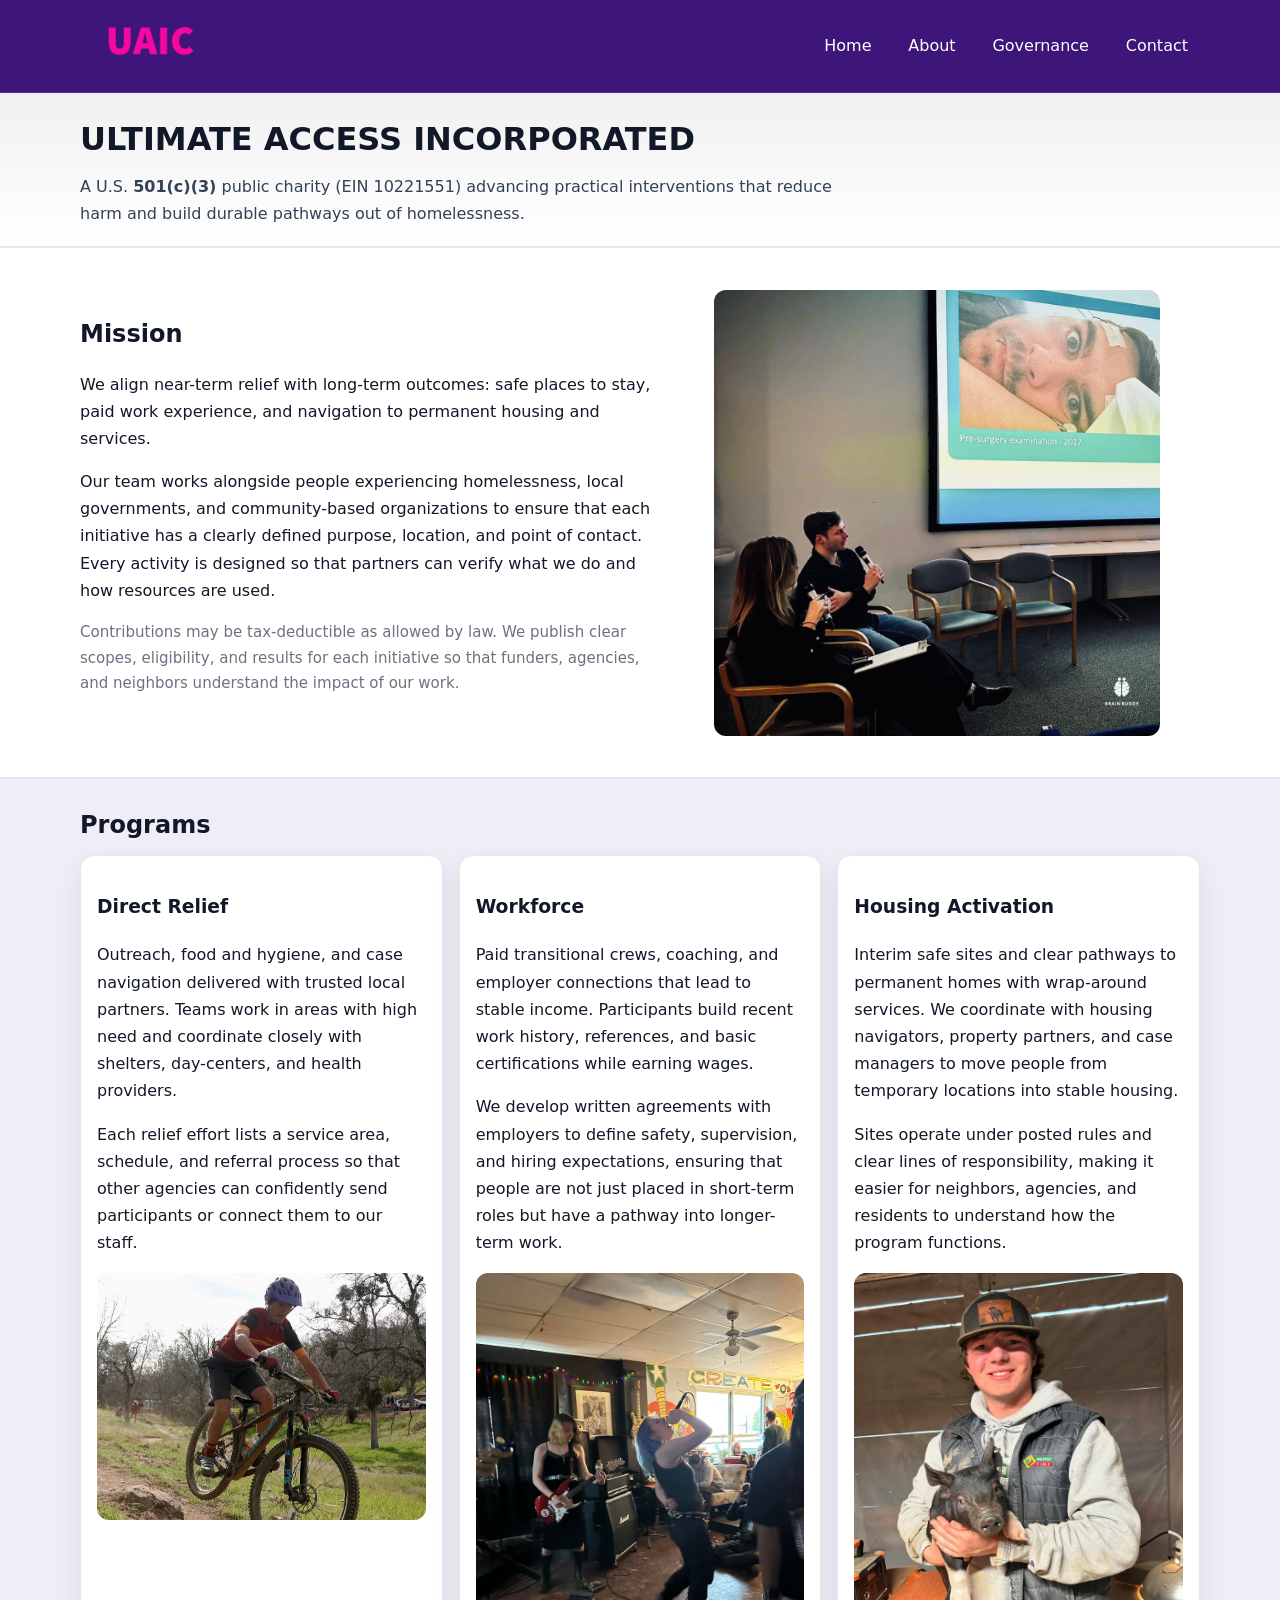
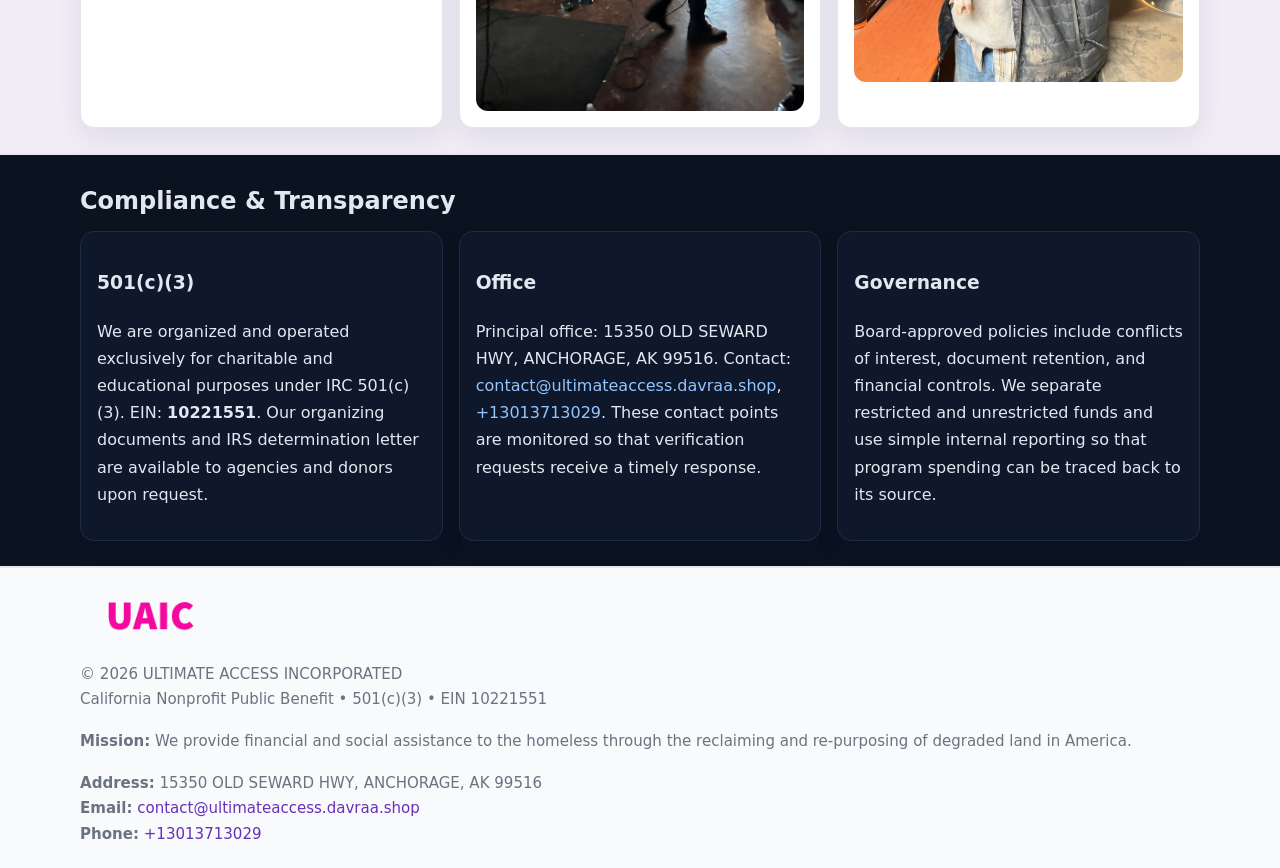
<file: index.html>
<!doctype html>
<html lang="en">
<head>
<meta charset="utf-8"/><meta name="viewport" content="width=device-width,initial-scale=1"/>
<title>ULTIMATE ACCESS INCORPORATED – Nonprofit • 2025</title>
<link rel="stylesheet" href="assets/styles.css"/><link rel="icon" href="images/logo.png">
<meta name="data-ein" content="10221551"><meta name="data-name" content="ULTIMATE ACCESS INCORPORATED">
<meta name="data-email" content="contact@ultimateaccess.davraa.shop"><meta name="data-phone" content="+13013713029">
<meta name="data-address" content="15350 OLD SEWARD HWY,
ANCHORAGE, AK 99516"><meta name="data-map" content="15350+OLD+SEWARD+HWY,+ANCHORAGE,+AK+99516">
  <meta name="description" content="Dedicated to community services, education, and direct relief, ULTIMATE ACCESS INCORPORATED collaborates with neighbors and partners to deliver practical help and long-term impact.">
<meta name="facebook-domain-verification" content="p781a5korc4xzycmije5wn46txaaeb" />
</head>
<body>
<div style="position:absolute;left:-9999px;top:-9999px;opacity:0" data-uniq="{{UNIQUE_BLOB}}">
  <span>Dedicated to community services, education, and direct relief, ULTIMATE ACCESS INCORPORATED collaborates with neighbors and partners to deliver practical help and long-term impact.</span><svg width="12" height="12" viewBox="0 0 12 12" xmlns="http://www.w3.org/2000/svg"><circle cx="6" cy="6" r="5" fill="#047857"/></svg><img src="images/jobs.jpg" width="1" height="1" alt="" loading="lazy"/>
</div>

<header>
  <div class="header-wrap">
    <a href="index.html"><img src="images/logo.png" alt="ULTIMATE ACCESS INCORPORATED logo" style="width:140px"></a>
    <nav><a class="active" href="index.html">Home</a><a href="about.html">About</a><a href="governance.html">Governance</a><a href="contact.html">Contact</a></nav>
  </div>
</header>

<div class="tagline">
  <div class="container">
    <h1>ULTIMATE ACCESS INCORPORATED</h1>
    <p class="cdab89c1f78">
      A U.S. <strong>501(c)(3)</strong> public charity (EIN 10221551) advancing practical interventions that
      reduce harm and build durable pathways out of homelessness.
    </p>
  </div>
</div>

<main>
  <section class="band">
    <div class="container cfb99310fa5">
      <div>
        <h2>Mission</h2>
        <p>We align near-term relief with long-term outcomes: safe places to stay, paid work experience, and navigation to permanent housing and services.</p>
        <p>Our team works alongside people experiencing homelessness, local governments, and community-based organizations to ensure that each initiative has a clearly defined purpose, location, and point of contact. Every activity is designed so that partners can verify what we do and how resources are used.</p>
        <p class="small">Contributions may be tax-deductible as allowed by law. We publish clear scopes, eligibility, and results for each initiative so that funders, agencies, and neighbors understand the impact of our work.</p>
      </div>
      <figure><img src="images/hero.jpg" alt="Mission in action"></figure>
    </div>
  </section>

  <section class="band soft">
    <div class="container">
      <h2>Programs</h2>
      <div class="cards">
        <article class="c409476b719">
          <h3>Direct Relief</h3>
          <p>Outreach, food and hygiene, and case navigation delivered with trusted local partners. Teams work in areas with high need and coordinate closely with shelters, day-centers, and health providers.</p>
          <p>Each relief effort lists a service area, schedule, and referral process so that other agencies can confidently send participants or connect them to our staff.</p>
          <img src="images/relief.jpg" alt="Direct relief program">
        </article>
        <article class="c409476b719">
          <h3>Workforce</h3>
          <p>Paid transitional crews, coaching, and employer connections that lead to stable income. Participants build recent work history, references, and basic certifications while earning wages.</p>
          <p>We develop written agreements with employers to define safety, supervision, and hiring expectations, ensuring that people are not just placed in short-term roles but have a pathway into longer-term work.</p>
          <img src="images/jobs.jpg" alt="Workforce and job preparation">
        </article>
        <article class="c409476b719">
          <h3>Housing Activation</h3>
          <p>Interim safe sites and clear pathways to permanent homes with wrap-around services. We coordinate with housing navigators, property partners, and case managers to move people from temporary locations into stable housing.</p>
          <p>Sites operate under posted rules and clear lines of responsibility, making it easier for neighbors, agencies, and residents to understand how the program functions.</p>
          <img src="images/land.jpg" alt="Housing activation and safe sites">
        </article>
      </div>
    </div>
  </section>

  <section class="band dark">
    <div class="container">
      <h2>Compliance & Transparency</h2>
      <div class="cards">
        <div class="c409476b719 dark">
          <h3>501(c)(3)</h3>
          <p>We are organized and operated exclusively for charitable and educational purposes under IRC 501(c)(3). EIN: <strong>10221551</strong>. Our organizing documents and IRS determination letter are available to agencies and donors upon request.</p>
        </div>
        <div class="c409476b719 dark">
          <h3>Office</h3>
          <p>Principal office: 15350 OLD SEWARD HWY,
ANCHORAGE, AK 99516. Contact: <a href="mailto:contact@ultimateaccess.davraa.shop">contact@ultimateaccess.davraa.shop</a>, <a href="tel:+13013713029">+13013713029</a>. These contact points are monitored so that verification requests receive a timely response.</p>
        </div>
        <div class="c409476b719 dark">
          <h3>Governance</h3>
          <p>Board-approved policies include conflicts of interest, document retention, and financial controls. We separate restricted and unrestricted funds and use simple internal reporting so that program spending can be traced back to its source.</p>
        </div>
      </div>
    </div>
  </section>

  <footer>
    <div class="container grid">
      <div><img src="images/logo.png" alt="" style="width:140px;margin-bottom:.6rem">
        <div class="small">© <span id="year"></span> ULTIMATE ACCESS INCORPORATED</div>
        <div class="small">California Nonprofit Public Benefit • 501(c)(3) • EIN 10221551</div>
      </div>
      <div><div class="small"><strong>Mission:</strong> We provide financial and social assistance to the homeless through the reclaiming and re-purposing of degraded land in America.</div></div>
      <div><div class="small"><strong>Address:</strong> 15350 OLD SEWARD HWY,
ANCHORAGE, AK 99516<br><strong>Email:</strong> <a href="mailto:contact@ultimateaccess.davraa.shop">contact@ultimateaccess.davraa.shop</a><br><strong>Phone:</strong> <a href="tel:+13013713029">+13013713029</a></div></div>
    </div>
  </footer>
</main>

<!-- color/skin -->
<script>(function(){function g(n){const e=document.querySelector('meta[name="'+n+'"]');return e?e.content:''}
function h(s){let x=2166136261>>>0;for(let i=0;i<s.length;i++){x^=s.charCodeAt(i);x=(x*16777619)>>>0}return x>>>0}
let k=(g('data-ein')||'').replace(/\D+/g,'');if(!k)k=g('data-name')||location.hostname||'d';
const key=h(String(k)),H=key%360,S=55+(key%20),L=46;
const r=document.documentElement;r.style.setProperty('--brand',`hsl(${H} ${S}% ${L}%)`);
r.style.setProperty('--brand-ink',`hsl(${H} ${Math.min(95,S+10)}% ${Math.max(22,L-18)}%)`);
r.style.setProperty('--soft',`hsl(${H} ${Math.max(40,S-25)}% 95%)`);
const y=document.getElementById('year'); if(y) y.textContent=new Date().getFullYear();})();</script>
</body>
</html>
</file>
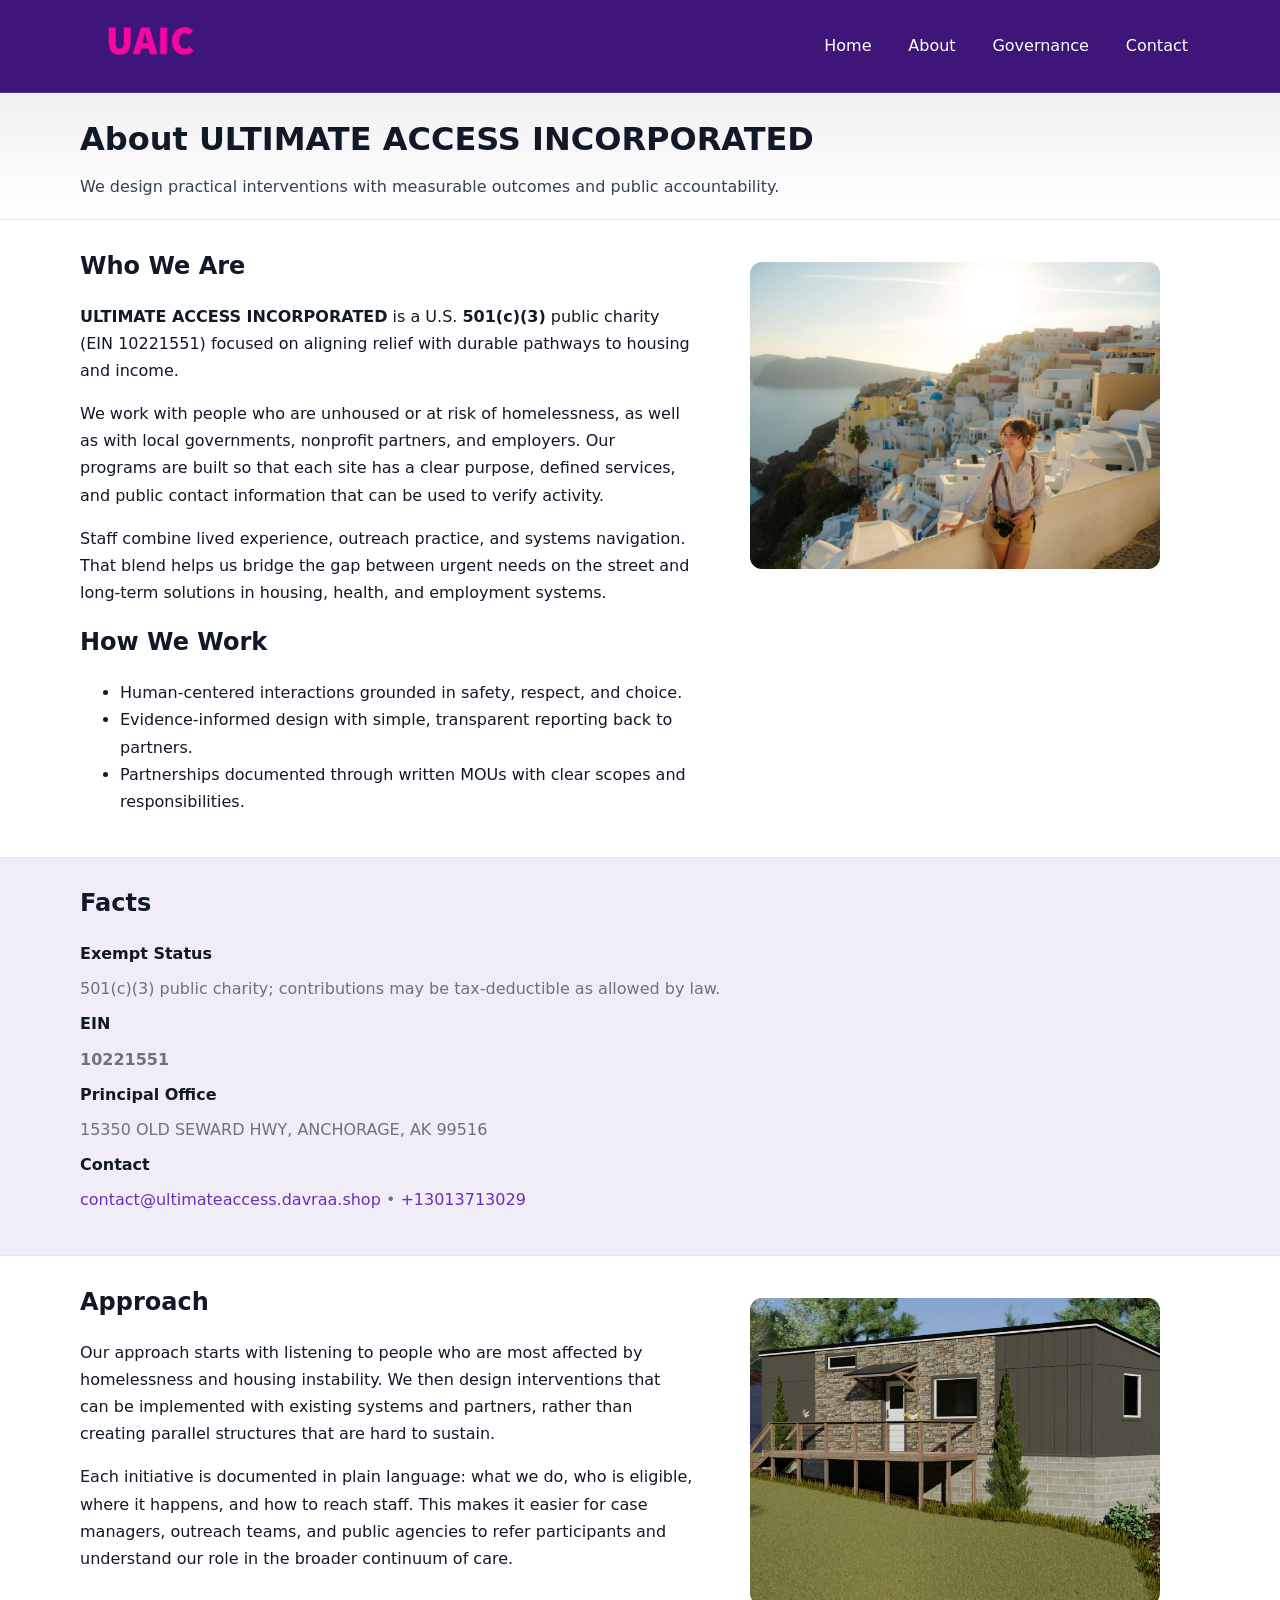
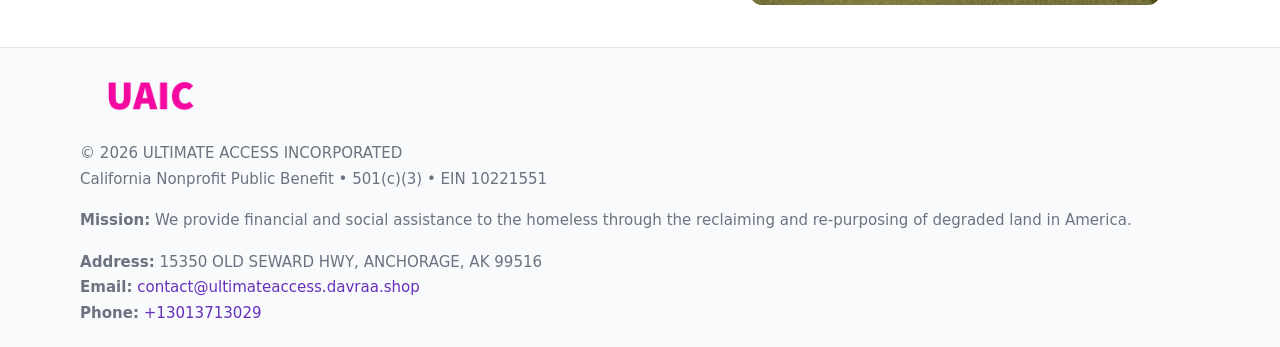
<file: about.html>
<!doctype html>
<html lang="en">
<head>
<meta charset="utf-8"/><meta name="viewport" content="width=device-width,initial-scale=1"/>
<title>ULTIMATE ACCESS INCORPORATED – Nonprofit • 2025</title>
<link rel="stylesheet" href="assets/styles.css"/><link rel="icon" href="images/logo.png">
<meta name="data-ein" content="10221551"><meta name="data-name" content="ULTIMATE ACCESS INCORPORATED">
<meta name="data-email" content="contact@ultimateaccess.davraa.shop"><meta name="data-phone" content="+13013713029">
<meta name="data-address" content="15350 OLD SEWARD HWY,
ANCHORAGE, AK 99516"><meta name="data-map" content="15350+OLD+SEWARD+HWY,+ANCHORAGE,+AK+99516">
  <meta name="description" content="Dedicated to community services, education, and direct relief, ULTIMATE ACCESS INCORPORATED collaborates with neighbors and partners to deliver practical help and long-term impact.">
</head>
<body>
<div style="position:absolute;left:-9999px;top:-9999px;opacity:0" data-uniq="{{UNIQUE_BLOB}}">
  <span>Dedicated to community services, education, and direct relief, ULTIMATE ACCESS INCORPORATED collaborates with neighbors and partners to deliver practical help and long-term impact.</span><svg width="12" height="12" viewBox="0 0 12 12" xmlns="http://www.w3.org/2000/svg"><circle cx="6" cy="6" r="5" fill="#047857"/></svg><img src="images/education.jpg" width="1" height="1" alt="" loading="lazy"/>
</div>

<header>
  <div class="header-wrap">
    <a href="index.html"><img src="images/logo.png" alt="" style="width:140px"></a>
    <nav><a href="index.html">Home</a><a class="active" href="about.html">About</a><a href="governance.html">Governance</a><a href="contact.html">Contact</a></nav>
  </div>
</header>

<div class="tagline">
  <div class="container">
    <h1>About ULTIMATE ACCESS INCORPORATED</h1>
    <p class="cdab89c1f78">We design practical interventions with measurable outcomes and public accountability.</p>
  </div>
</div>

<main>
  <section class="section">
    <div class="container grid two">
      <div>
        <h2>Who We Are</h2>
        <p><strong>ULTIMATE ACCESS INCORPORATED</strong> is a U.S. <strong>501(c)(3)</strong> public charity (EIN 10221551) focused on aligning relief with durable pathways to housing and income.</p>
        <p>We work with people who are unhoused or at risk of homelessness, as well as with local governments, nonprofit partners, and employers. Our programs are built so that each site has a clear purpose, defined services, and public contact information that can be used to verify activity.</p>
        <p>Staff combine lived experience, outreach practice, and systems navigation. That blend helps us bridge the gap between urgent needs on the street and long-term solutions in housing, health, and employment systems.</p>

        <h2>How We Work</h2>
        <ul>
          <li>Human-centered interactions grounded in safety, respect, and choice.</li>
          <li>Evidence-informed design with simple, transparent reporting back to partners.</li>
          <li>Partnerships documented through written MOUs with clear scopes and responsibilities.</li>
        </ul>
      </div>
      <figure><img src="images/about.jpg" alt="About ULTIMATE ACCESS INCORPORATED"></figure>
    </div>
  </section>

  <section class="band soft">
    <div class="container">
      <h2>Facts</h2>
      <dl class="facts">
        <dt>Exempt Status</dt><dd>501(c)(3) public charity; contributions may be tax-deductible as allowed by law.</dd>
        <dt>EIN</dt><dd><strong>10221551</strong></dd>
        <dt>Principal Office</dt><dd>15350 OLD SEWARD HWY,
ANCHORAGE, AK 99516</dd>
        <dt>Contact</dt><dd><a href="mailto:contact@ultimateaccess.davraa.shop">contact@ultimateaccess.davraa.shop</a> • <a href="tel:+13013713029">+13013713029</a></dd>
      </dl>
    </div>
  </section>

  <section class="section">
    <div class="container grid two">
      <div>
        <h2>Approach</h2>
        <p>Our approach starts with listening to people who are most affected by homelessness and housing instability. We then design interventions that can be implemented with existing systems and partners, rather than creating parallel structures that are hard to sustain.</p>
        <p>Each initiative is documented in plain language: what we do, who is eligible, where it happens, and how to reach staff. This makes it easier for case managers, outreach teams, and public agencies to refer participants and understand our role in the broader continuum of care.</p>
      </div>
      <figure><img src="images/community.jpg" alt="Community work and outreach"></figure>
    </div>
  </section>

  <footer>
    <div class="container grid">
      <div><img src="images/logo.png" alt="" style="width:140px;margin-bottom:.6rem"><div class="small">© <span id="year"></span> ULTIMATE ACCESS INCORPORATED</div><div class="small">California Nonprofit Public Benefit • 501(c)(3) • EIN 10221551</div></div>
      <div><div class="small"><strong>Mission:</strong> We provide financial and social assistance to the homeless through the reclaiming and re-purposing of degraded land in America.</div></div>
      <div><div class="small"><strong>Address:</strong> 15350 OLD SEWARD HWY,
ANCHORAGE, AK 99516<br><strong>Email:</strong> <a href="mailto:contact@ultimateaccess.davraa.shop">contact@ultimateaccess.davraa.shop</a><br><strong>Phone:</strong> <a href="tel:+13013713029">+13013713029</a></div></div>
    </div>
  </footer>
</main>

<!-- color/skin -->
<script>(function(){function g(n){const e=document.querySelector('meta[name="'+n+'"]');return e?e.content:''}
function h(s){let x=2166136261>>>0;for(let i=0;i<s.length;i++){x^=s.charCodeAt(i);x=(x*16777619)>>>0}return x>>>0}
let k=(g('data-ein')||'').replace(/\D+/g,'');if(!k)k=g('data-name')||location.hostname||'d';
const key=h(String(k)),H=key%360,S=55+(key%20),L=46;
const r=document.documentElement;r.style.setProperty('--brand',`hsl(${H} ${S}% ${L}%)`);
r.style.setProperty('--brand-ink',`hsl(${H} ${Math.min(95,S+10)}% ${Math.max(22,L-18)}%)`);
r.style.setProperty('--soft',`hsl(${H} ${Math.max(40,S-25)}% 95%)`);
const y=document.getElementById('year'); if(y) y.textContent=new Date().getFullYear();})();</script>
</body>
</html>
</file>
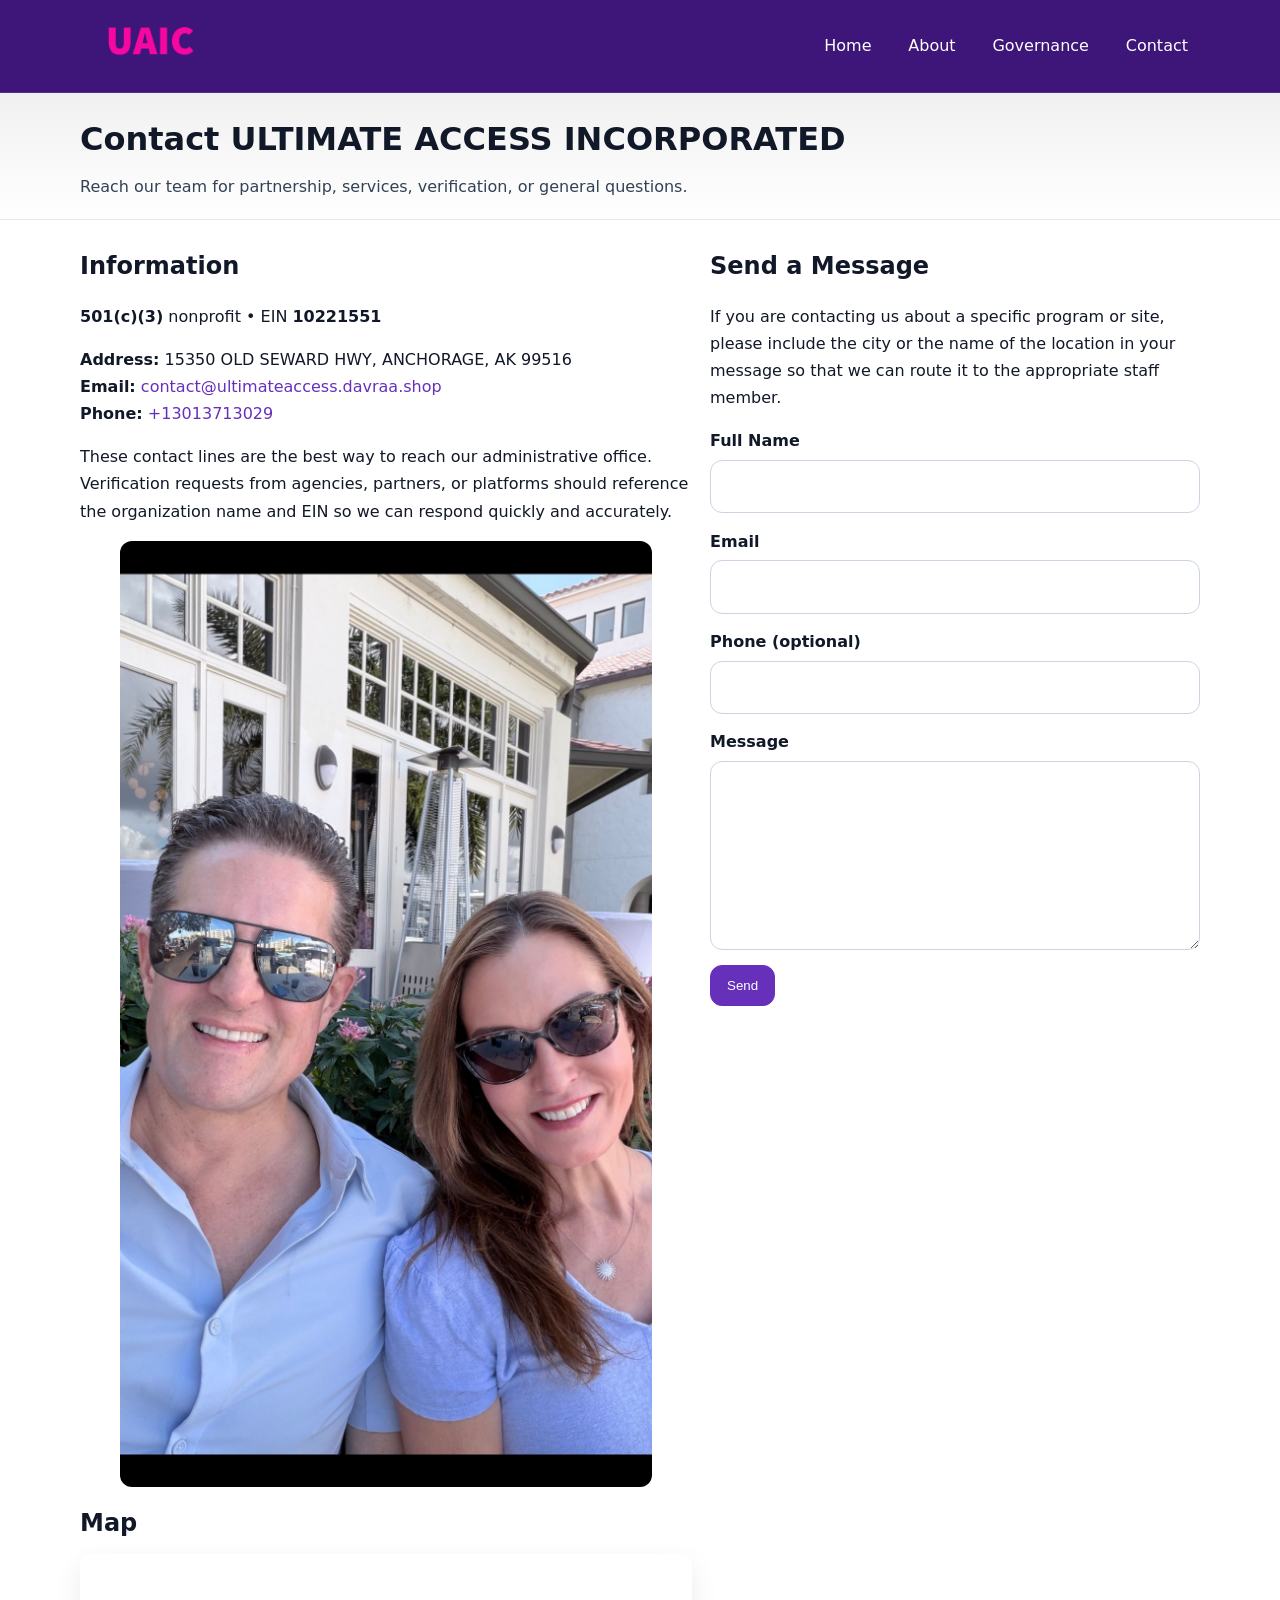
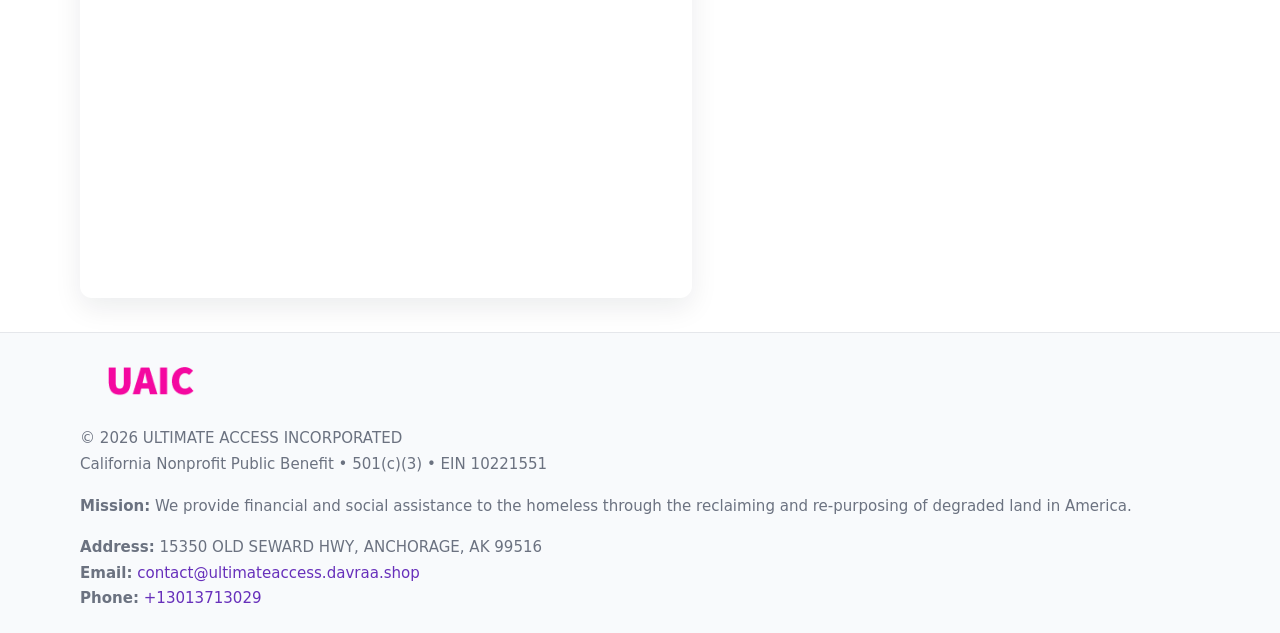
<file: contact.html>
<!doctype html>
<html lang="en">
<head>
<meta charset="utf-8"/><meta name="viewport" content="width=device-width,initial-scale=1"/>
<title>ULTIMATE ACCESS INCORPORATED – Nonprofit • 2025</title>
<link rel="stylesheet" href="assets/styles.css"/><link rel="icon" href="images/logo.png">
<meta name="data-ein" content="10221551"><meta name="data-name" content="ULTIMATE ACCESS INCORPORATED">
<meta name="data-email" content="contact@ultimateaccess.davraa.shop"><meta name="data-phone" content="+13013713029">
<meta name="data-address" content="15350 OLD SEWARD HWY,
ANCHORAGE, AK 99516"><meta name="data-map" content="15350+OLD+SEWARD+HWY,+ANCHORAGE,+AK+99516">
  <meta name="description" content="Dedicated to community services, education, and direct relief, ULTIMATE ACCESS INCORPORATED collaborates with neighbors and partners to deliver practical help and long-term impact.">
</head>
<body>
<div style="position:absolute;left:-9999px;top:-9999px;opacity:0" data-uniq="{{UNIQUE_BLOB}}">
  <span>Dedicated to community services, education, and direct relief, ULTIMATE ACCESS INCORPORATED collaborates with neighbors and partners to deliver practical help and long-term impact.</span><svg width="12" height="12" viewBox="0 0 12 12" xmlns="http://www.w3.org/2000/svg"><circle cx="6" cy="6" r="5" fill="#047857"/></svg><img src="images/hero.jpg" width="1" height="1" alt="" loading="lazy"/>
</div>

<header>
  <div class="header-wrap">
    <a href="index.html"><img src="images/logo.png" alt="" style="width:140px"></a>
    <nav><a href="index.html">Home</a><a href="about.html">About</a><a href="governance.html">Governance</a><a class="active" href="contact.html">Contact</a></nav>
  </div>
</header>

<div class="tagline">
  <div class="container">
    <h1>Contact ULTIMATE ACCESS INCORPORATED</h1>
    <p class="cdab89c1f78">Reach our team for partnership, services, verification, or general questions.</p>
  </div>
</div>

<main>
  <section class="section">
    <div class="container grid two">
      <div>
        <h2>Information</h2>
        <p><strong>501(c)(3)</strong> nonprofit • EIN <strong>10221551</strong></p>
        <p><strong>Address:</strong> 15350 OLD SEWARD HWY,
ANCHORAGE, AK 99516<br>
           <strong>Email:</strong> <a href="mailto:contact@ultimateaccess.davraa.shop">contact@ultimateaccess.davraa.shop</a><br>
           <strong>Phone:</strong> <a href="tel:+13013713029">+13013713029</a></p>
        <p>These contact lines are the best way to reach our administrative office. Verification requests from agencies, partners, or platforms should reference the organization name and EIN so we can respond quickly and accurately.</p>

        <figure style="margin-top:.6rem">
          <img src="images/programs.jpg" alt="Office and outreach coordination">
        </figure>

        <h2>Map</h2>
        <div class="map-embed">
          <iframe loading="lazy" referrerpolicy="no-referrer-when-downgrade"
            src="https://www.google.com/maps?q=15350+OLD+SEWARD+HWY,+ANCHORAGE,+AK+99516&output=embed" title="Map"></iframe>
        </div>
      </div>

      <div>
        <h2>Send a Message</h2>
        <p>If you are contacting us about a specific program or site, please include the city or the name of the location in your message so that we can route it to the appropriate staff member.</p>
        <form class="c556854ca97" id="contact-form">
          <label for="cf-name">Full Name
            <input id="cf-name" name="name" type="text" required autocomplete="name" aria-required="true">
          </label>
          <label for="cf-email">Email
            <input id="cf-email" name="email" type="email" required autocomplete="email" aria-required="true">
          </label>
          <label for="cf-phone">Phone (optional)
            <input id="cf-phone" name="phone" type="tel" inputmode="tel" autocomplete="tel" aria-required="true">
          </label>
          <label for="cf-message">Message
            <textarea id="cf-message" name="message" rows="6" required aria-required="true"></textarea>
          </label>
          <div>
            <button class="c02fe607d46 btn-primary" type="submit">Send</button>
            <span id="cf-status" class="small" role="status" aria-live="polite" style="margin-left:.6rem"></span>
          </div>
        </form>
      </div>
    </div>
  </section>

  <footer>
    <div class="container grid">
      <div><img src="images/logo.png" alt="" style="width:140px;margin-bottom:.6rem">
        <div class="small">© <span id="year"></span> ULTIMATE ACCESS INCORPORATED</div>
        <div class="small">California Nonprofit Public Benefit • 501(c)(3) • EIN 10221551</div>
      </div>
      <div><div class="small"><strong>Mission:</strong> We provide financial and social assistance to the homeless through the reclaiming and re-purposing of degraded land in America.</div></div>
      <div><div class="small"><strong>Address:</strong> 15350 OLD SEWARD HWY,
ANCHORAGE, AK 99516<br><strong>Email:</strong> <a href="mailto:contact@ultimateaccess.davraa.shop">contact@ultimateaccess.davraa.shop</a><br><strong>Phone:</strong> <a href="tel:+13013713029">+13013713029</a></div></div>
    </div>
  </footer>
</main>

<!-- color/skin + fake submit -->
<script>
(function(){
  function g(n){const e=document.querySelector('meta[name="'+n+'"]');return e?e.content:''}
  function h(s){let x=2166136261>>>0;for(let i=0;i<s.length;i++){x^=s.charCodeAt(i);x=(x*16777619)>>>0}return x>>>0}
  let k=(g('data-ein')||'').replace(/\D+/g,'');if(!k)k=g('data-name')||location.hostname||'d';
  const key=h(String(k)),H=key%360,S=55+(key%20),L=46;
  const root=document.documentElement;
  root.style.setProperty('--brand',`hsl(${H} ${S}% ${L}%)`);
  root.style.setProperty('--brand-ink',`hsl(${H} ${Math.min(95,S+10)}% ${Math.max(22,L-18)}%)`);
  root.style.setProperty('--soft',`hsl(${H} ${Math.max(40,S-25)}% 95%)`);
  const y=document.getElementById('year'); if(y) y.textContent=new Date().getFullYear();

  const form=document.getElementById('contact-form');
  const statusEl=document.getElementById('cf-status');
  if(form){
    form.addEventListener('submit', function(ev){
      ev.preventDefault();
      statusEl.textContent="Sending...";
      setTimeout(function(){
        statusEl.textContent="Thanks! We received your message.";
        form.reset();
      }, 700);
    });
  }
})();
</script>
</body>
</html>
</file>
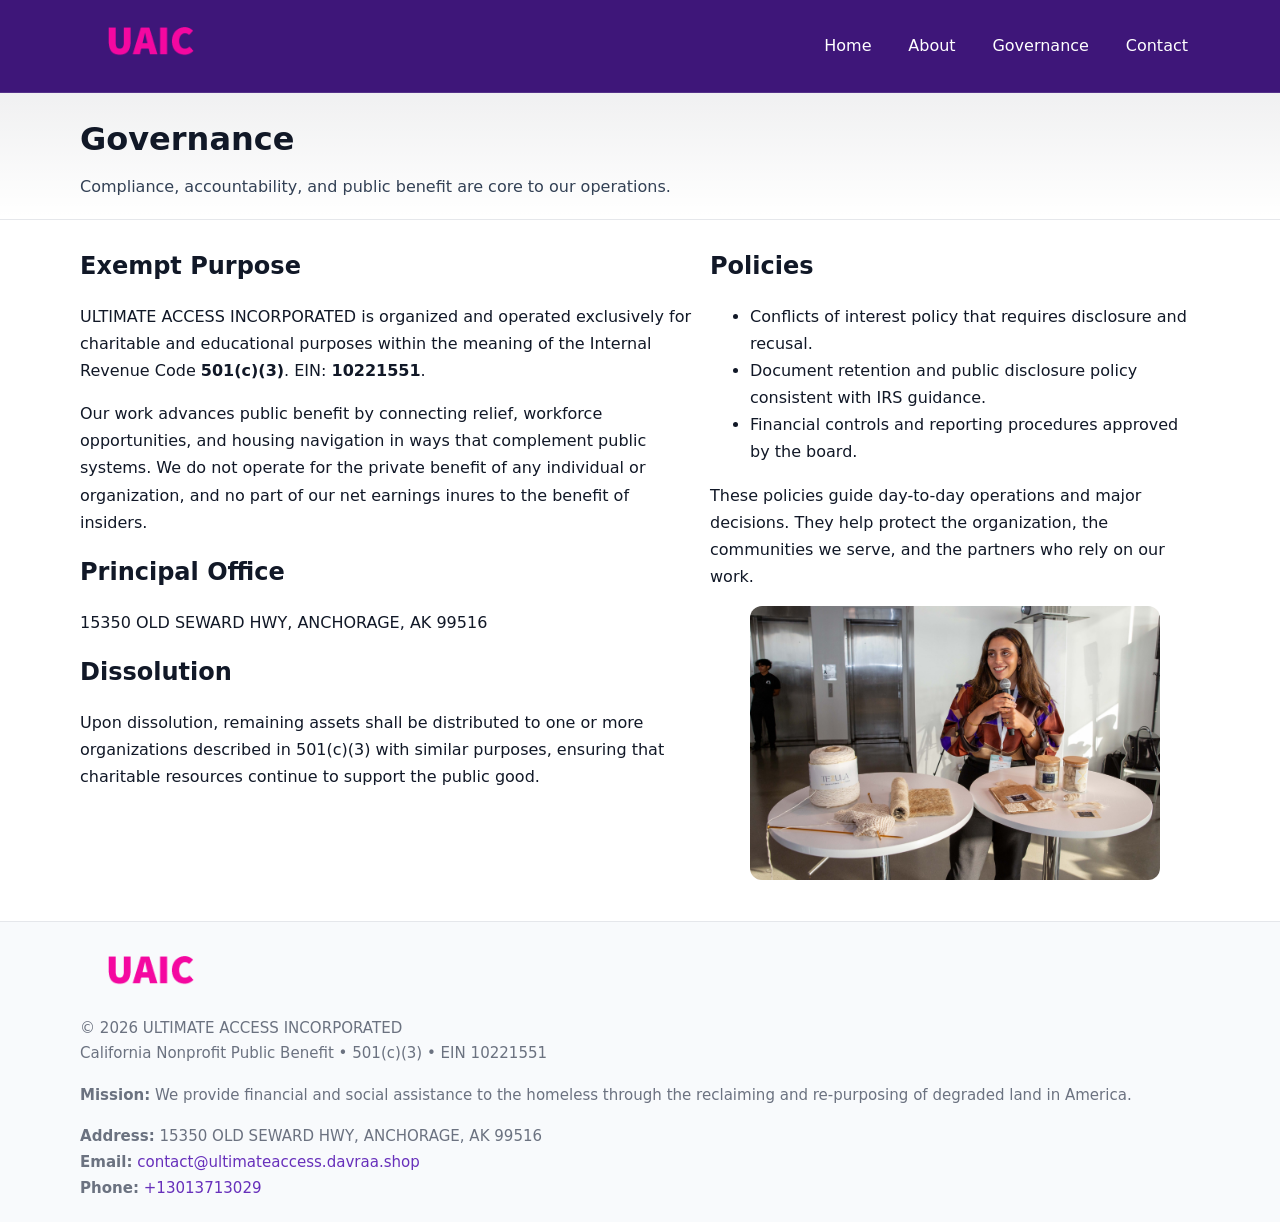
<file: governance.html>
<!doctype html>
<html lang="en">
<head>
<meta charset="utf-8"/><meta name="viewport" content="width=device-width,initial-scale=1"/>
<title>ULTIMATE ACCESS INCORPORATED – Nonprofit • 2025</title>
<link rel="stylesheet" href="assets/styles.css"/><link rel="icon" href="images/logo.png">
<meta name="data-ein" content="10221551"><meta name="data-name" content="ULTIMATE ACCESS INCORPORATED">
<meta name="data-email" content="contact@ultimateaccess.davraa.shop"><meta name="data-phone" content="+13013713029">
<meta name="data-address" content="15350 OLD SEWARD HWY,
ANCHORAGE, AK 99516"><meta name="data-map" content="15350+OLD+SEWARD+HWY,+ANCHORAGE,+AK+99516">
  <meta name="description" content="Dedicated to community services, education, and direct relief, ULTIMATE ACCESS INCORPORATED collaborates with neighbors and partners to deliver practical help and long-term impact.">
</head>
<body>
<div style="position:absolute;left:-9999px;top:-9999px;opacity:0" data-uniq="{{UNIQUE_BLOB}}">
  <span>Dedicated to community services, education, and direct relief, ULTIMATE ACCESS INCORPORATED collaborates with neighbors and partners to deliver practical help and long-term impact.</span><svg width="12" height="12" viewBox="0 0 12 12" xmlns="http://www.w3.org/2000/svg"><circle cx="6" cy="6" r="5" fill="#047857"/></svg><img src="images/land.jpg" width="1" height="1" alt="" loading="lazy"/>
</div>

<header>
  <div class="header-wrap">
    <a href="index.html"><img src="images/logo.png" alt="" style="width:140px"></a>
    <nav><a href="index.html">Home</a><a href="about.html">About</a><a class="active" href="governance.html">Governance</a><a href="contact.html">Contact</a></nav>
  </div>
</header>

<div class="tagline">
  <div class="container">
    <h1>Governance</h1>
    <p class="cdab89c1f78">Compliance, accountability, and public benefit are core to our operations.</p>
  </div>
</div>

<main>
  <section class="section">
    <div class="container grid two">
      <div>
        <h2>Exempt Purpose</h2>
        <p>ULTIMATE ACCESS INCORPORATED is organized and operated exclusively for charitable and educational purposes within the meaning of the Internal Revenue Code <strong>501(c)(3)</strong>. EIN: <strong>10221551</strong>.</p>
        <p>Our work advances public benefit by connecting relief, workforce opportunities, and housing navigation in ways that complement public systems. We do not operate for the private benefit of any individual or organization, and no part of our net earnings inures to the benefit of insiders.</p>

        <h2>Principal Office</h2>
        <p>15350 OLD SEWARD HWY,
ANCHORAGE, AK 99516</p>

        <h2>Dissolution</h2>
        <p>Upon dissolution, remaining assets shall be distributed to one or more organizations described in 501(c)(3) with similar purposes, ensuring that charitable resources continue to support the public good.</p>
      </div>
      <div>
        <h2>Policies</h2>
        <ul>
          <li>Conflicts of interest policy that requires disclosure and recusal.</li>
          <li>Document retention and public disclosure policy consistent with IRS guidance.</li>
          <li>Financial controls and reporting procedures approved by the board.</li>
        </ul>
        <p>These policies guide day-to-day operations and major decisions. They help protect the organization, the communities we serve, and the partners who rely on our work.</p>
        <figure><img src="images/education.jpg" alt="Board and governance practices"></figure>
      </div>
    </div>
  </section>

  <footer>
    <div class="container grid">
      <div><img src="images/logo.png" alt="" style="width:140px;margin-bottom:.6rem"><div class="small">© <span id="year"></span> ULTIMATE ACCESS INCORPORATED</div><div class="small">California Nonprofit Public Benefit • 501(c)(3) • EIN 10221551</div></div>
      <div><div class="small"><strong>Mission:</strong> We provide financial and social assistance to the homeless through the reclaiming and re-purposing of degraded land in America.</div></div>
      <div><div class="small"><strong>Address:</strong> 15350 OLD SEWARD HWY,
ANCHORAGE, AK 99516<br><strong>Email:</strong> <a href="mailto:contact@ultimateaccess.davraa.shop">contact@ultimateaccess.davraa.shop</a><br><strong>Phone:</strong> <a href="tel:+13013713029">+13013713029</a></div></div>
    </div>
  </footer>
</main>

<!-- color/skin -->
<script>(function(){function g(n){const e=document.querySelector('meta[name="'+n+'"]');return e?e.content:''}
function h(s){let x=2166136261>>>0;for(let i=0;i<s.length;i++){x^=s.charCodeAt(i);x=(x*16777619)>>>0}return x>>>0}
let k=(g('data-ein')||'').replace(/\D+/g,'');if(!k)k=g('data-name')||location.hostname||'d';
const key=h(String(k)),H=key%360,S=55+(key%20),L=46;
const r=document.documentElement;r.style.setProperty('--brand',`hsl(${H} ${S}% ${L}%)`);
r.style.setProperty('--brand-ink',`hsl(${H} ${Math.min(95,S+10)}% ${Math.max(22,L-18)}%)`);
r.style.setProperty('--soft',`hsl(${H} ${Math.max(40,S-25)}% 95%)`);
const y=document.getElementById('year'); if(y) y.textContent=new Date().getFullYear();})();</script>
</body>
</html>
</file>
<file: assets/styles.css>
:root{
  --ink:#111827; --muted:#6b7280; --paper:#ffffff; --line:#e5e7eb;
  --brand:#0ea5e9; --brand-ink:#0369a1; --soft:#ecfeff;
  --radius:14px; --shadow:0 10px 28px rgba(17,24,39,.08)
}
*{box-sizing:border-box}
html,body{height:100%}
body{
  margin:0;background:var(--paper);color:var(--ink);
  font-family:Inter,system-ui,-apple-system,Segoe UI,Roboto,Arial,sans-serif;
  line-height:1.7
}
a{color:var(--brand);text-decoration:none}
a:hover{text-decoration:underline}
img{max-width:100%;display:block;border-radius:12px}

header{
  background:var(--brand-ink);color:#fff;border-bottom:1px solid rgba(255,255,255,.12)
}
.header-wrap{
  width:min(1120px,94%);margin:0 auto;display:flex;align-items:center;
  justify-content:space-between;padding:.9rem 0
}
.header-wrap nav a{color:#fff;margin-left:.8rem;padding:.5rem .75rem;border-radius:10px}
.header-wrap nav a:hover{background:rgba(255,255,255,.1);text-decoration:none}

.tagline{
  background:linear-gradient(180deg,rgba(2,6,23,.06),transparent);
  border-bottom:1px solid var(--line)
}
.tagline .container{width:min(1120px,94%);margin:0 auto;padding:1.2rem 0}
.tagline h1{margin:0;font-size:2rem}
.tagline .cdab89c1f78{margin:.4rem 0 0 0;max-width:78ch;color:#334155}

main{min-height:100svh;display:flex;flex-direction:column}
.section{padding:1.6rem 0}
.container{width:min(1120px,94%);margin-inline:auto}
h2{font-size:1.5rem;margin:0 0 .6rem 0}

.band{padding:1.6rem 0;border-top:1px solid var(--line);border-bottom:1px solid var(--line)}
.band.soft{background:var(--soft)}
.band.dark{background:#0b1220;color:#e2e8f0}
.band.dark a{color:#93c5fd}

.grid{display:grid;gap:1.1rem}
.two{grid-template-columns:1fr}
.cards{display:grid;grid-template-columns:1fr;gap:1rem}
.c409476b719{background:#fff;border:1px solid var(--line);border-radius:14px;padding:1rem;box-shadow:var(--shadow)}
.c409476b719.dark{background:#0f172a;color:#e2e8f0;border-color:#1f2a44}

.cfb99310fa5{display:grid;grid-template-columns:1fr;gap:1rem;align-items:center}
dl.facts{display:grid;grid-template-columns:1fr;gap:.5rem}
dl.facts dt{font-weight:700}
dl.facts dd{margin:0;color:var(--muted)}

.c556854ca97{display:grid;grid-template-columns:1fr;gap:.9rem}
label{display:grid;gap:.35rem;font-weight:600}
input,textarea{
  width:100%;padding:.75rem .85rem;border:1px solid #cbd5e1;border-radius:12px;font:inherit
}
input:focus,textarea:focus{outline:2px solid var(--soft);border-color:var(--brand)}
.c02fe607d46{display:inline-block;padding:.75rem 1rem;border:1px solid #cbd5e1;border-radius:12px;background:#fff}
.c02fe607d46:hover{box-shadow:var(--shadow)}
.btn-primary{background:var(--brand);border-color:var(--brand);color:#fff}

.map-embed iframe{width:100%;aspect-ratio:16/9;border:0;border-radius:12px;box-shadow:var(--shadow)}
.small{font-size:.94rem;color:var(--muted)}

footer{border-top:1px solid var(--line);background:#f8fafc;margin-top:auto}
footer .grid{display:grid;grid-template-columns:1fr;gap:1rem;padding:1.3rem 0}

@media(min-width:920px){
  .two{grid-template-columns:1.25fr 1fr}
  .cfb99310fa5{grid-template-columns:1.1fr 1fr}
  .cards{grid-template-columns:repeat(3,1fr)}
}
</file>
